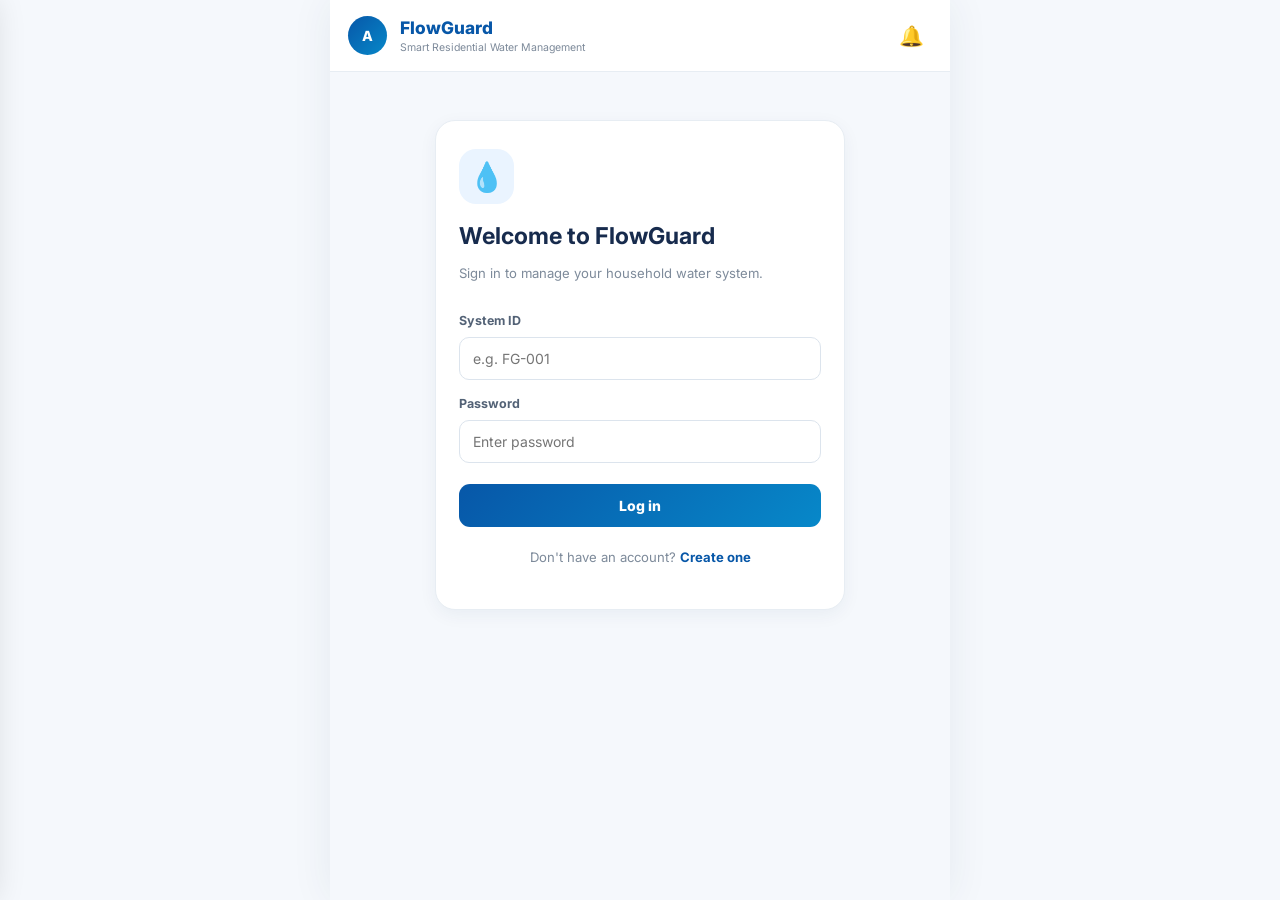
<file: FlowGuard.html>
<!DOCTYPE html>
<html lang="en">
<head>
    <meta charset="UTF-8">
    <meta name="viewport" content="width=device-width, initial-scale=1.0">
    <meta name="theme-color" content="#0757a8">
    <title>FlowGuard | Smart Water Management</title>
    <link rel="stylesheet" href="des.css">
</head>
<body>
<div class="app-container">

    <header class="topbar">
        <button id="profile-btn" class="avatar-btn" aria-label="Profile">
            <span class="avatar">A</span>
        </button>

        <div class="topbar-title">
            <div class="app-name">FlowGuard</div>
            <div class="app-tagline">Smart Residential Water Management</div>
        </div>

        <button id="notif-btn" class="icon-btn-top" aria-label="Notifications">
            🔔<span id="notif-dot" class="notif-dot hidden"></span>
        </button>
    </header>

    <!-- PROFILE DRAWER -->
    <div id="drawer-backdrop" class="drawer-backdrop hidden"></div>

    <aside id="drawer" class="drawer">
        <div class="drawer-header">
            <div class="drawer-avatar">A</div>
            <div>
                <div id="drawer-owner" class="drawer-owner">Admin</div>
                <div id="drawer-system" class="drawer-sub">System: —</div>
            </div>
            <button id="drawer-close" class="icon-btn-top">✕</button>
        </div>

        <nav class="drawer-nav">
            <button class="drawer-item" data-go="account">👤 Edit Profile</button>
            <button class="drawer-item" data-go="account">🔒 Security</button>
            <button class="drawer-item" data-go="account">🧩 Linked Hardware</button>
            <button class="drawer-item" data-go="inbox">💬 Messages & Alerts</button>
            <button class="drawer-item danger" id="drawer-logout">🚪 Log out</button>
        </nav>
    </aside>

    <!-- LOGIN -->
    <section id="login-section" class="auth-section">
        <div class="auth-brand">💧</div>
        <h2>Welcome to FlowGuard</h2>
        <p class="auth-description">Sign in to manage your household water system.</p>

        <form id="loginForm">
            <label for="login-systemID">System ID</label>
            <input id="login-systemID" type="text" placeholder="e.g. FG-001" required>

            <label for="login-password">Password</label>
            <input id="login-password" type="password" placeholder="Enter password" required>

            <button type="submit" class="primary-btn">Log in</button>
        </form>

        <p class="auth-footer">
            Don't have an account?
            <a href="#" id="show-create-account">Create one</a>
        </p>
    </section>

    <!-- CREATE ACCOUNT -->
    <section id="create-account-section" class="auth-section hidden">
        <div class="auth-brand">💧</div>
        <h2>Create your account</h2>
        <p class="auth-description">Register your FlowGuard system.</p>

        <form id="createAccountForm">
            <label for="create-systemID">System ID</label>
            <input id="create-systemID" type="text" placeholder="e.g. FG-001" required>

            <label for="create-password">Password</label>
            <input id="create-password" type="password" placeholder="Choose a password" minlength="6" required>

            <label for="create-owner">Account owner</label>
            <input id="create-owner" type="text" placeholder="Your name">

            <label for="create-phone">Primary mobile number</label>
            <input id="create-phone" type="tel" placeholder="+63 912 345 6789" required>

            <button type="submit" class="primary-btn">Create account</button>
        </form>

        <p class="auth-footer">
            Already registered? <a href="#" id="show-login">Log in</a>
        </p>
    </section>

    <!-- APPLICATION -->
    <div id="dashboard-container">
        <main id="views" class="views">

            <!-- HOME -->
            <section id="view-dashboard" class="view active">
                <div class="welcome-row">
                    <div>
                        <p class="eyebrow">HOUSEHOLD OVERVIEW</p>
                        <h2>Welcome, <span id="account-owner">Admin</span> 👋</h2>
                        <p class="muted">Here's your water system summary.</p>
                    </div>
                    <span id="sustainability-badge" class="badge">Water Saver</span>
                </div>

                <div class="system-banner">
                    <div class="system-banner-icon">🛡️</div>
                    <div>
                        <strong>FlowGuard Protection</strong>
                        <p id="home-protection-status">Continuous-flow monitoring is configured.</p>
                    </div>
                </div>

                <div class="section-heading">
                    <div>
                        <h3>System Overview</h3>
                        <p class="muted">Your household water at a glance</p>
                    </div>
                    <span class="demo-label"><span></span> DEMO MODE</span>
                </div>

                <div class="overview-grid">
                    <article class="overview-card">
                        <div class="overview-icon blue">💧</div>
                        <span>Current Flow Rate</span>
                        <strong id="home-flow-rate">0.0</strong>
                        <small>Liters per minute</small>
                    </article>

                    <article class="overview-card">
                        <div class="overview-icon green">📊</div>
                        <span>Today's Usage</span>
                        <strong id="home-today-usage">0</strong>
                        <small>Liters consumed</small>
                    </article>

                    <article class="overview-card">
                        <div class="overview-icon purple">🚰</div>
                        <span>Valve Status</span>
                        <strong id="home-valve-status">Unknown</strong>
                        <small id="home-valve-description">Demo status</small>
                    </article>

                    <article class="overview-card">
                        <div class="overview-icon orange">📅</div>
                        <span>This Month</span>
                        <strong id="home-month-usage">0</strong>
                        <small>Liters consumed</small>
                    </article>
                </div>

                <div class="water-budget-card">
                    <div class="budget-heading">
                        <div>
                            <h3>Monthly Water Budget</h3>
                            <p class="muted">Your consumption against your set limit</p>
                        </div>
                        <span>🎯</span>
                    </div>

                    <div class="budget-stats">
                        <strong id="budget-used">0</strong>
                        <span>/ <span id="budget-limit">5000</span> L</span>
                    </div>

                    <div class="progress-bar">
                        <div id="budget-progress" class="progress-fill"></div>
                    </div>
                    <p id="budget-caption" class="budget-hint">Manage your monthly water limit in Settings.</p>
                </div>

                <div class="section-heading">
                    <div>
                        <h3>Your Devices</h3>
                        <p class="muted">Monitor and manage linked devices</p>
                    </div>
                </div>

                <div id="device-cards" class="device-cards"></div>

                <button class="usage-shortcut" data-open-usage>
                    <div class="shortcut-icon">📈</div>
                    <div>
                        <strong>Water Usage Analytics</strong>
                        <p>View daily and monthly consumption, history, and estimated bills.</p>
                    </div>
                    <span class="shortcut-arrow">→</span>
                </button>
            </section>

            <!-- USAGE -->
            <section id="view-usage" class="view">
                <div class="page-heading">
                    <p class="eyebrow">WATER ANALYTICS</p>
                    <h2>Consumption Overview</h2>
                    <p class="muted">Understand your household's water usage.</p>
                </div>

                <div class="period-switch">
                    <button class="period-btn active" data-period="month">Monthly</button>
                    <button class="period-btn" data-period="day">Daily</button>
                </div>

                <div class="usage-summary-card">
                    <div class="summary-card-top">
                        <span id="usage-highlight-label">This Month's Consumption</span>
                        <span>💧</span>
                    </div>
                    <strong id="usage-highlight-value">0 L</strong>
                    <p id="usage-highlight-comparison">Compared with previous month</p>
                    <div class="summary-divider"></div>
                    <div class="estimated-bill-row">
                        <span>Estimated water bill</span>
                        <strong id="usage-highlight-bill">₱0.00</strong>
                    </div>
                </div>

                <div class="content-card chart-card">
                    <div class="card-heading">
                        <div>
                            <h3 id="usage-chart-title">Monthly Consumption</h3>
                            <p id="usage-chart-subtitle">Water consumption over the last 6 months</p>
                        </div>
                        <span>📊</span>
                    </div>

                    <canvas id="monthly-consumption-chart"
                            role="img"
                            aria-label="Monthly water consumption chart"></canvas>

                    <canvas id="daily-consumption-chart"
                            class="hidden"
                            role="img"
                            aria-label="Daily water consumption chart"></canvas>
                </div>

                <div class="content-card">
                    <div class="card-heading">
                        <div>
                            <h3>Monthly Comparison</h3>
                            <p>Current month versus previous month</p>
                        </div>
                        <span>⚖️</span>
                    </div>

                    <div class="comparison-grid">
                        <div>
                            <span>Previous Month</span>
                            <strong id="usage-previous-month">0 L</strong>
                        </div>
                        <div>
                            <span>Current Month</span>
                            <strong id="usage-current-month">0 L</strong>
                        </div>
                    </div>

                    <div class="comparison-track">
                        <div id="usage-comparison-bar"></div>
                    </div>
                    <p id="usage-comparison-description" class="muted comparison-description"></p>
                </div>

                <div class="content-card">
                    <div class="card-heading">
                        <div>
                            <h3>Recent Consumption History</h3>
                            <p>Review your recorded water usage</p>
                        </div>
                        <span>🗂️</span>
                    </div>

                    <div class="history-filter">
                        <label for="history-month-filter">Filter by month</label>
                        <input type="month" id="history-month-filter">
                    </div>

                    <div class="history-total">
                        <span>Total recorded usage</span>
                        <strong id="history-filter-total">0 L</strong>
                    </div>

                    <div id="consumption-history-list" class="history-list"></div>
                    <p id="history-empty-message" class="empty-state hidden">
                        No consumption records found for this period.
                    </p>
                </div>

                <p class="disclaimer">
                    Demonstration data is used in this preview. Actual readings will come from the connected ESP32 and water flow sensor after integration.
                </p>
            </section>

            <!-- INBOX -->
            <section id="view-inbox" class="view">
                <div class="page-heading">
                    <p class="eyebrow">SYSTEM MESSAGES</p>
                    <h2>Messages & Alerts</h2>
                    <p class="muted">Notifications from your FlowGuard system.</p>
                </div>

                <div id="chat-thread" class="chat-thread"></div>

                <form id="chat-reply-form" class="chat-reply">
                    <input id="chat-reply-input" type="text" placeholder="Write a message..." autocomplete="off">
                    <button type="submit">Send</button>
                </form>
            </section>

            <!-- SETTINGS -->
            <section id="view-account" class="view">
                <div class="page-heading">
                    <p class="eyebrow">PREFERENCES & CONFIGURATION</p>
                    <h2>Settings</h2>
                    <p class="muted">Manage your account and FlowGuard system.</p>
                </div>

                <div class="settings-group">
                    <button class="settings-toggle" data-acc="personal">
                        <span>👤 Personal Information</span><span>⌄</span>
                    </button>
                    <div class="settings-panel" data-panel="personal">
                        <label for="settings-owner">Account owner</label>
                        <input id="settings-owner" type="text" placeholder="Your name">

                        <label>Profile photo</label>
                        <input type="file" id="profile-pic-input" accept="image/*" class="hidden">
                        <div class="button-row">
                            <button id="upload-profile-pic-btn" class="small-btn" type="button">Upload</button>
                            <button id="remove-profile-pic-btn" class="small-btn secondary" type="button">Remove</button>
                        </div>

                        <label for="settings-primarySms">Primary mobile number</label>
                        <div class="button-row">
                            <input id="settings-primarySms" type="tel" placeholder="+63 912 345 6789">
                            <button id="update-sms-btn" class="small-btn" type="button">Update</button>
                        </div>
                    </div>
                </div>

                <div class="settings-group">
                    <button class="settings-toggle" data-acc="contacts">
                        <span>📱 Authorized Contacts</span><span>⌄</span>
                    </button>
                    <div class="settings-panel" data-panel="contacts">
                        <p class="field-hint">Add up to four additional numbers for alerts.</p>
                        <div id="alert-numbers-list"></div>
                        <div class="button-row">
                            <input id="new-alert-number" type="tel" placeholder="Mobile number">
                            <button id="add-alert-number-btn" class="small-btn" type="button">Add</button>
                        </div>
                    </div>
                </div>

                <div class="settings-group">
                    <button class="settings-toggle" data-acc="detection">
                        <span>🛡️ Detection & Automatic Shutoff</span><span>⌄</span>
                    </button>
                    <div class="settings-panel" data-panel="detection">
                        <p class="field-hint">
                            Set how long continuous water flow must be detected before an alert is triggered.
                        </p>

                        <label for="settings-flowThreshold">Continuous-flow threshold (minutes)</label>
                        <input type="number" id="settings-flowThreshold" min="1" max="1440" step="1">

                        <p class="field-hint">Default: 60 minutes. You can customize this value.</p>

                        <label class="switch-row">
                            <span>
                                <strong>Automatic Shutoff</strong>
                                <small>Simulate automatic valve closure if an alert is not acknowledged within five minutes.</small>
                            </span>
                            <input type="checkbox" id="settings-autoShutoff">
                        </label>

                        <button type="button" id="save-detection-settings" class="primary-btn">
                            Save Detection Settings
                        </button>

                        <button type="button" id="simulate-flow-alert" class="outline-btn">
                            Test Continuous-Flow Alert (Demo)
                        </button>
                    </div>
                </div>

                <div class="settings-group">
                    <button class="settings-toggle" data-acc="budget">
                        <span>💰 Water Budget & Billing</span><span>⌄</span>
                    </button>
                    <div class="settings-panel" data-panel="budget">
                        <label for="settings-monthlyLimit">Monthly water limit (liters)</label>
                        <input type="number" id="settings-monthlyLimit" min="100" step="100">

                        <label for="settings-waterRate">Water rate per cubic meter (₱)</label>
                        <input type="number" id="settings-waterRate" min="0" step="0.01">

                        <p class="field-hint">
                            Estimated bill = recorded consumption in cubic meters × your configured water rate. Actual utility bills may include other charges.
                        </p>
                    </div>
                </div>

                <div class="settings-group">
                    <button class="settings-toggle" data-acc="prefs">
                        <span>🔔 Notification Preferences</span><span>⌄</span>
                    </button>
                    <div class="settings-panel" data-panel="prefs">
                        <label class="check-row"><span>SMS Alerts (demo)</span><input type="checkbox" id="pref-sms"></label>
                        <label class="check-row"><span>App Alerts</span><input type="checkbox" id="pref-app"></label>
                        <label class="check-row"><span>Email Alerts (demo)</span><input type="checkbox" id="pref-email"></label>
                    </div>
                </div>

                <div class="settings-group">
                    <button class="settings-toggle" data-acc="devices">
                        <span>🧩 Linked Hardware</span><span>⌄</span>
                    </button>
                    <div class="settings-panel" data-panel="devices">
                        <label for="settings-systemId">System ID</label>
                        <div class="button-row">
                            <input id="settings-systemId" type="text" readonly>
                            <button id="add-device-btn" class="small-btn" type="button">Add Device</button>
                        </div>
                        <div id="settings-devices-list"></div>
                    </div>
                </div>

                <div class="settings-group">
                    <button class="settings-toggle" data-acc="security">
                        <span>🔒 Security</span><span>⌄</span>
                    </button>
                    <div class="settings-panel" data-panel="security">
                        <label for="security-current-pass">Current password</label>
                        <input id="security-current-pass" type="password">

                        <label for="security-new-pass">New password</label>
                        <input id="security-new-pass" type="password">

                        <button id="security-save-pass" class="primary-btn" type="button">Update Password</button>
                        <button id="unlink-account-btn" class="danger-btn" type="button">Delete Local Demo Account</button>
                    </div>
                </div>

                <p class="disclaimer">
                    This is a frontend prototype. Account details and settings are stored locally in this browser and are not yet connected to a cloud database or physical FlowGuard hardware.
                </p>
            </section>

        </main>

        <!-- BOTTOM NAVIGATION -->
        <nav class="bottom-nav">
            <button class="nav-item active" data-view="dashboard">
                <span>🏠</span><small>Home</small>
            </button>
            <button class="nav-item" data-view="usage">
                <span>📊</span><small>Usage</small>
            </button>
            <button class="nav-item" data-view="inbox">
                <span>💬</span><small>Inbox</small>
                <i id="nav-alert-dot" class="nav-alert-dot hidden"></i>
            </button>
            <button class="nav-item" data-view="account">
                <span>⚙️</span><small>Settings</small>
            </button>
        </nav>

        <!-- QUICK ACTIONS -->
        <button id="fab" class="fab" aria-label="Quick actions">＋</button>

        <div id="fab-sheet" class="fab-sheet hidden">
            <button class="fab-action" id="fab-shutoff">🚰 Manual Shut-off</button>
            <button class="fab-action" id="fab-restore">💧 Restore Flow</button>
            <button class="fab-action" id="fab-report">⚠️ Report an Issue</button>
            <button class="fab-action cancel" id="fab-cancel">Cancel</button>
        </div>
    </div>
</div>

<script src="lgc.js"></script>
</body>
</html>
</file>
<file: des.css>
@import url('https://fonts.googleapis.com/css2?family=Inter:wght@400;500;600;700;800&display=swap');

:root {
    --blue: #0757a8;
    --blue-light: #eaf4ff;
    --cyan: #0788c9;
    --green: #20a56b;
    --text: #172b4d;
    --muted: #7d8a9a;
    --border: #e7edf3;
    --background: #f5f8fc;
    --white: #ffffff;
    --red: #dc3545;
    --shadow: 0 5px 18px rgba(20, 50, 90, .055);
}

* {
    box-sizing: border-box;
}

html {
    min-height: 100%;
    background: var(--background);
}

body {
    margin: 0;
    color: var(--text);
    background: var(--background);
    font-family: 'Inter', Arial, sans-serif;
    font-size: 14px;
}

button, input {
    font: inherit;
}

button {
    cursor: pointer;
}

.hidden {
    display: none !important;
}

.app-container {
    position: relative;
    width: 100%;
    max-width: 620px;
    min-height: 100vh;
    margin: 0 auto;
    background: var(--background);
    overflow: hidden;
}

.topbar {
    height: 72px;
    padding: 0 18px;
    display: flex;
    align-items: center;
    gap: 13px;
    background: white;
    border-bottom: 1px solid var(--border);
    position: sticky;
    top: 0;
    z-index: 20;
}

.avatar-btn, .icon-btn-top {
    border: 0;
    background: transparent;
    padding: 0;
}

.avatar, .drawer-avatar {
    width: 39px;
    height: 39px;
    border-radius: 50%;
    display: grid;
    place-items: center;
    color: white;
    background: linear-gradient(135deg, var(--blue), var(--cyan));
    font-weight: 800;
}

.topbar-title {
    flex: 1;
}

.app-name {
    font-size: 1.08rem;
    font-weight: 800;
    color: var(--blue);
}

.app-tagline {
    margin-top: 3px;
    font-size: .66rem;
    color: var(--muted);
}

.icon-btn-top {
    position: relative;
    font-size: 1.25rem;
    padding: 8px;
}

.notif-dot, .nav-alert-dot {
    position: absolute;
    width: 8px;
    height: 8px;
    border-radius: 50%;
    background: #ed4555;
    top: 4px;
    right: 4px;
    border: 1px solid white;
}

/* AUTH */

.auth-section {
    width: calc(100% - 36px);
    max-width: 410px;
    margin: 48px auto;
    padding: 28px 23px;
    background: white;
    border: 1px solid var(--border);
    border-radius: 20px;
    box-shadow: var(--shadow);
}

.auth-brand {
    width: 55px;
    height: 55px;
    display: grid;
    place-items: center;
    border-radius: 17px;
    background: var(--blue-light);
    font-size: 1.8rem;
    margin-bottom: 18px;
}

.auth-section h2 {
    margin: 0 0 8px;
    font-size: 1.45rem;
}

.auth-description, .auth-footer {
    color: var(--muted);
    line-height: 1.6;
    font-size: .82rem;
}

.auth-section form {
    display: flex;
    flex-direction: column;
    gap: 9px;
    margin-top: 22px;
}

.auth-section label, .settings-panel > label {
    margin-top: 7px;
    color: #536276;
    font-size: .78rem;
    font-weight: 700;
}

input {
    width: 100%;
    min-width: 0;
    padding: 12px 13px;
    border: 1px solid #dce4ed;
    border-radius: 10px;
    background: white;
    color: var(--text);
    outline: none;
}

input:focus {
    border-color: var(--cyan);
    box-shadow: 0 0 0 3px rgba(7, 136, 201, .09);
}

input[readonly] {
    background: #f2f5f8;
}

.primary-btn {
    width: 100%;
    margin-top: 12px;
    padding: 13px;
    border: 0;
    border-radius: 11px;
    background: linear-gradient(135deg, var(--blue), var(--cyan));
    color: white;
    font-weight: 800;
}

.auth-footer {
    margin-top: 20px;
    text-align: center;
}

.auth-footer a {
    color: var(--blue);
    font-weight: 700;
    text-decoration: none;
}

/* MAIN VIEWS */

#dashboard-container {
    display: none;
}

#dashboard-container.visible {
    display: block;
}

.views {
    min-height: calc(100vh - 145px);
    padding: 22px 17px 110px;
}

.view {
    display: none;
    animation: fadeIn .2s ease;
}

.view.active {
    display: block;
}

@keyframes fadeIn {
    from { opacity: .4; transform: translateY(4px); }
    to { opacity: 1; transform: translateY(0); }
}

.welcome-row {
    display: flex;
    justify-content: space-between;
    align-items: flex-start;
    gap: 10px;
    margin-bottom: 18px;
}

.welcome-row h2 {
    margin: 5px 0;
    font-size: 1.35rem;
}

.eyebrow {
    margin: 0;
    color: var(--cyan);
    font-size: .65rem;
    letter-spacing: .12em;
    font-weight: 800;
}

.muted {
    color: var(--muted);
    font-size: .76rem;
    line-height: 1.5;
    margin: 4px 0 0;
}

.badge {
    display: inline-block;
    padding: 7px 9px;
    border-radius: 20px;
    background: #e7f7ee;
    color: #198754;
    font-size: .63rem;
    font-weight: 800;
    text-align: center;
}

/* HOME */

.system-banner {
    display: flex;
    align-items: center;
    gap: 12px;
    padding: 14px;
    margin-bottom: 23px;
    border-radius: 14px;
    border: 1px solid #dcecff;
    background: #eff7ff;
}

.system-banner-icon {
    width: 39px;
    height: 39px;
    display: grid;
    place-items: center;
    border-radius: 12px;
    background: white;
    font-size: 1.3rem;
}

.system-banner strong {
    color: #174b7a;
    font-size: .84rem;
}

.system-banner p {
    margin: 4px 0 0;
    color: #70859a;
    font-size: .72rem;
    line-height: 1.4;
}

.section-heading {
    display: flex;
    justify-content: space-between;
    align-items: center;
    margin: 19px 0 12px;
}

.section-heading h3 {
    margin: 0;
    font-size: 1rem;
}

.demo-label {
    display: flex;
    align-items: center;
    gap: 6px;
    color: #a87516;
    background: #fff5df;
    padding: 6px 8px;
    border-radius: 20px;
    font-size: .58rem;
    font-weight: 800;
}

.demo-label span {
    width: 6px;
    height: 6px;
    border-radius: 50%;
    background: #e3a008;
}

.overview-grid {
    display: grid;
    grid-template-columns: 1fr 1fr;
    gap: 11px;
}

.overview-card {
    padding: 15px 13px;
    min-width: 0;
    border: 1px solid var(--border);
    border-radius: 15px;
    background: white;
    box-shadow: var(--shadow);
}

.overview-icon {
    width: 35px;
    height: 35px;
    display: grid;
    place-items: center;
    margin-bottom: 12px;
    border-radius: 11px;
    font-size: 1.05rem;
}

.overview-icon.blue { background: #e6f2ff; }
.overview-icon.green { background: #e5f8ed; }
.overview-icon.purple { background: #f0eaff; }
.overview-icon.orange { background: #fff1df; }

.overview-card > span {
    display: block;
    color: var(--muted);
    font-size: .7rem;
    font-weight: 600;
}

.overview-card strong {
    display: block;
    margin: 6px 0 3px;
    font-size: 1.32rem;
    overflow-wrap: anywhere;
}

.overview-card small {
    color: #929daa;
    font-size: .66rem;
}

.water-budget-card {
    margin-top: 14px;
    padding: 17px;
    border-radius: 16px;
    background: linear-gradient(135deg, #e8f8f0, #e8f2ff);
    border: 1px solid #d9ebe7;
}

.budget-heading {
    display: flex;
    justify-content: space-between;
    align-items: center;
}

.budget-heading h3 {
    margin: 0;
    color: var(--blue);
    font-size: .94rem;
}

.budget-heading > span {
    font-size: 1.3rem;
}

.budget-stats {
    display: flex;
    align-items: baseline;
    gap: 6px;
    margin: 14px 0 9px;
    color: var(--muted);
    font-size: .85rem;
}

.budget-stats strong {
    color: var(--text);
    font-size: 1.45rem;
}

.progress-bar {
    height: 10px;
    border-radius: 20px;
    background: rgba(255,255,255,.9);
    overflow: hidden;
}

.progress-fill {
    height: 100%;
    width: 0;
    border-radius: 20px;
    background: linear-gradient(90deg, #28a745, #20c997);
    transition: width .3s;
}

.budget-hint {
    color: var(--muted);
    font-size: .68rem;
    margin: 8px 0 0;
}

.device-cards {
    display: flex;
    flex-direction: column;
    gap: 11px;
}

.device-card {
    padding: 15px;
    border: 1px solid var(--border);
    border-radius: 15px;
    background: white;
    box-shadow: var(--shadow);
}

.device-card-header {
    display: flex;
    align-items: center;
    justify-content: space-between;
    gap: 8px;
}

.device-nickname {
    font-weight: 800;
}

.status-text {
    display: flex;
    align-items: center;
    gap: 6px;
    color: var(--muted);
    font-size: .7rem;
    text-transform: capitalize;
}

.status-dot {
    width: 8px;
    height: 8px;
    border-radius: 50%;
    background: #dc3545;
}

.status-dot.online { background: #20a56b; }

.device-flow-display {
    text-align: center;
    font-size: 1.8rem;
    font-weight: 800;
    margin: 15px 0;
    color: var(--blue);
}

.device-state-note {
    text-align: center;
    color: var(--muted);
    font-size: .68rem;
}

.device-controls {
    display: flex;
    gap: 8px;
    margin-top: 13px;
}

.device-controls button {
    flex: 1;
    padding: 11px 5px;
    border: 0;
    border-radius: 9px;
    color: white;
    font-size: .72rem;
    font-weight: 700;
}

.btn-off { background: #657487; }
.btn-on { background: #20a56b; }

.usage-shortcut {
    width: 100%;
    display: flex;
    align-items: center;
    gap: 12px;
    margin-top: 18px;
    padding: 15px;
    border: 1px solid #dcecff;
    border-radius: 15px;
    background: white;
    text-align: left;
    box-shadow: var(--shadow);
}

.shortcut-icon {
    width: 42px;
    height: 42px;
    display: grid;
    place-items: center;
    flex-shrink: 0;
    border-radius: 12px;
    background: var(--blue-light);
    font-size: 1.3rem;
}

.usage-shortcut > div:nth-child(2) {
    flex: 1;
}

.usage-shortcut strong {
    color: var(--blue);
    font-size: .82rem;
}

.usage-shortcut p {
    margin: 5px 0 0;
    color: var(--muted);
    font-size: .68rem;
    line-height: 1.4;
}

.shortcut-arrow {
    color: var(--blue);
    font-size: 1.3rem;
}

/* USAGE PAGE */

.page-heading {
    margin: 5px 0 19px;
}

.page-heading h2 {
    margin: 6px 0;
    font-size: 1.45rem;
}

.period-switch {
    display: flex;
    padding: 5px;
    margin-bottom: 14px;
    border-radius: 12px;
    background: #eaf0f6;
}

.period-btn {
    flex: 1;
    padding: 10px;
    border: 0;
    border-radius: 9px;
    background: transparent;
    color: #748398;
    font-size: .82rem;
    font-weight: 700;
}

.period-btn.active {
    color: var(--blue);
    background: white;
    box-shadow: 0 2px 7px rgba(0,0,0,.07);
}

.usage-summary-card {
    padding: 19px;
    color: white;
    border-radius: 17px;
    background: linear-gradient(140deg, #064d94, #0788c9);
    box-shadow: 0 8px 20px rgba(0,86,179,.13);
}

.summary-card-top, .estimated-bill-row {
    display: flex;
    align-items: center;
    justify-content: space-between;
    gap: 10px;
}

.summary-card-top {
    color: rgba(255,255,255,.82);
    font-size: .76rem;
}

.summary-card-top span:last-child {
    font-size: 1.3rem;
}

.usage-summary-card > strong {
    display: block;
    margin: 13px 0 5px;
    font-size: 2rem;
}

.usage-summary-card > p {
    margin: 0;
    color: rgba(255,255,255,.8);
    font-size: .73rem;
}

.summary-divider {
    height: 1px;
    margin: 16px 0 12px;
    background: rgba(255,255,255,.2);
}

.estimated-bill-row {
    color: rgba(255,255,255,.83);
    font-size: .77rem;
}

.estimated-bill-row strong {
    color: white;
    font-size: 1rem;
}

.content-card {
    margin-top: 14px;
    padding: 16px 14px;
    border: 1px solid var(--border);
    border-radius: 16px;
    background: white;
    box-shadow: var(--shadow);
}

.card-heading {
    display: flex;
    justify-content: space-between;
    align-items: flex-start;
    gap: 10px;
    margin-bottom: 14px;
}

.card-heading h3 {
    margin: 0;
    font-size: .94rem;
}

.card-heading p {
    margin: 5px 0 0;
    color: var(--muted);
    font-size: .69rem;
}

.card-heading > span {
    font-size: 1.25rem;
}

.chart-card canvas {
    display: block;
    width: 100%;
    height: 230px;
}

.comparison-grid {
    display: grid;
    grid-template-columns: 1fr 1fr;
    margin: 17px 0;
    text-align: center;
}

.comparison-grid > div + div {
    border-left: 1px solid var(--border);
}

.comparison-grid span {
    display: block;
    margin-bottom: 7px;
    color: var(--muted);
    font-size: .7rem;
}

.comparison-grid strong {
    color: var(--blue);
    font-size: 1.08rem;
}

.comparison-track {
    height: 9px;
    overflow: hidden;
    border-radius: 20px;
    background: #edf2f7;
}

#usage-comparison-bar {
    height: 100%;
    width: 0;
    border-radius: 20px;
    background: linear-gradient(90deg, var(--blue), #20c997);
    transition: width .3s;
}

.comparison-description {
    margin-top: 9px;
}

.history-filter {
    display: flex;
    justify-content: space-between;
    align-items: center;
    gap: 10px;
    margin: 15px 0;
}

.history-filter label {
    color: #68788c;
    font-size: .73rem;
    font-weight: 700;
}

.history-filter input {
    width: 150px;
    padding: 8px;
    font-size: .75rem;
}

.history-total {
    display: flex;
    justify-content: space-between;
    align-items: center;
    padding: 12px;
    border-radius: 10px;
    background: #eff7ff;
    color: #61748a;
    font-size: .73rem;
}

.history-total strong {
    color: var(--blue);
    font-size: .9rem;
}

.history-row {
    display: flex;
    justify-content: space-between;
    align-items: center;
    padding: 13px 3px;
    border-bottom: 1px solid #eef1f5;
    font-size: .76rem;
}

.history-row:last-child {
    border-bottom: 0;
}

.history-row span:last-child {
    color: var(--blue);
    font-weight: 800;
}

.empty-state {
    padding: 18px 10px;
    text-align: center;
    color: var(--muted);
    font-size: .76rem;
}

.disclaimer {
    margin: 14px 3px;
    color: #8a96a5;
    font-size: .66rem;
    line-height: 1.55;
}

/* INBOX */

.chat-thread {
    display: flex;
    flex-direction: column;
    gap: 12px;
    min-height: 250px;
    max-height: 55vh;
    overflow-y: auto;
    padding: 12px 0;
}

.bubble {
    max-width: 88%;
    padding: 13px;
    border-radius: 14px;
    background: white;
    border: 1px solid var(--border);
    box-shadow: var(--shadow);
    font-size: .78rem;
    line-height: 1.5;
}

.bubble.system { align-self: flex-start; }
.bubble.user {
    align-self: flex-end;
    background: #e8f3ff;
    border-color: #d5e9ff;
}

.bubble-meta {
    margin-top: 8px;
    color: #9aa5b2;
    font-size: .62rem;
}

.alert-countdown {
    margin-top: 9px;
    color: #b36a00;
    font-size: .73rem;
    font-weight: 800;
}

.bubble-actions {
    margin-top: 9px;
}

.btn-ack {
    padding: 8px 12px;
    border: 0;
    border-radius: 8px;
    color: white;
    background: var(--blue);
    font-size: .7rem;
    font-weight: 700;
}

.btn-ack:disabled {
    background: #8994a2;
}

.chat-reply {
    display: flex;
    gap: 8px;
    margin-top: 10px;
}

.chat-reply input {
    flex: 1;
}

.chat-reply button {
    padding: 0 17px;
    border: 0;
    border-radius: 10px;
    color: white;
    background: var(--blue);
    font-weight: 700;
}

/* SETTINGS */

.settings-group {
    margin-bottom: 10px;
    border: 1px solid var(--border);
    border-radius: 14px;
    overflow: hidden;
    background: white;
}

.settings-toggle {
    width: 100%;
    display: flex;
    justify-content: space-between;
    align-items: center;
    padding: 16px 14px;
    border: 0;
    background: white;
    color: var(--text);
    font-weight: 700;
    text-align: left;
    font-size: .82rem;
}

.settings-panel {
    display: none;
    padding: 3px 14px 16px;
    border-top: 1px solid #f0f2f5;
}

.settings-panel.open {
    display: block;
}

.settings-panel > input {
    margin: 7px 0;
}

.settings-panel > label {
    display: block;
}

.field-hint {
    margin: 7px 0 12px;
    color: var(--muted);
    font-size: .7rem;
    line-height: 1.5;
}

.button-row {
    display: flex;
    align-items: center;
    gap: 8px;
    margin: 8px 0;
}

.button-row input {
    flex: 1;
    min-width: 0;
}

.small-btn {
    flex-shrink: 0;
    padding: 11px 13px;
    border: 0;
    border-radius: 9px;
    color: white;
    background: var(--blue);
    font-size: .72rem;
    font-weight: 700;
}

.small-btn.secondary {
    color: #657487;
    background: #edf1f5;
}

.switch-row, .check-row {
    display: flex;
    align-items: center;
    justify-content: space-between;
    gap: 12px;
    padding: 12px 0;
    border-bottom: 1px solid #eef1f5;
}

.switch-row strong {
    display: block;
    font-size: .78rem;
}

.switch-row small {
    display: block;
    margin-top: 5px;
    color: var(--muted);
    font-size: .67rem;
    line-height: 1.5;
}

.switch-row input, .check-row input {
    width: 19px;
    height: 19px;
    accent-color: var(--blue);
    flex-shrink: 0;
}

.check-row {
    font-size: .77rem;
}

.outline-btn {
    width: 100%;
    padding: 11px;
    margin-top: 10px;
    border: 1px solid #c9dced;
    border-radius: 10px;
    color: var(--blue);
    background: white;
    font-weight: 700;
    font-size: .75rem;
}

.settings-device-item, .alert-number-item {
    display: flex;
    align-items: center;
    gap: 8px;
    margin: 9px 0;
}

.settings-device-item input {
    flex: 1;
}

.btn-remove {
    padding: 8px 10px;
    border: 0;
    border-radius: 8px;
    color: white;
    background: var(--red);
    font-size: .68rem;
}

.danger-btn {
    width: 100%;
    margin-top: 13px;
    padding: 12px;
    border: 0;
    border-radius: 10px;
    color: white;
    background: var(--red);
    font-weight: 700;
}

/* BOTTOM NAV */

.bottom-nav {
    position: fixed;
    z-index: 30;
    left: 50%;
    bottom: 0;
    transform: translateX(-50%);
    width: 100%;
    max-width: 620px;
    height: 70px;
    display: flex;
    align-items: center;
    justify-content: space-around;
    padding: 5px 8px calc(5px + env(safe-area-inset-bottom));
    background: rgba(255,255,255,.97);
    border-top: 1px solid var(--border);
    backdrop-filter: blur(12px);
}

.nav-item {
    position: relative;
    flex: 1;
    height: 55px;
    display: flex;
    flex-direction: column;
    align-items: center;
    justify-content: center;
    gap: 4px;
    border: 0;
    border-radius: 11px;
    background: transparent;
    color: #8994a2;
}

.nav-item > span {
    font-size: 1.15rem;
}

.nav-item small {
    font-size: .63rem;
    font-weight: 700;
}

.nav-item.active {
    color: var(--blue);
    background: #eff7ff;
}

.nav-item .nav-alert-dot {
    top: 3px;
    right: calc(50% - 18px);
}

/* DRAWER */

.drawer-backdrop {
    position: fixed;
    inset: 0;
    z-index: 39;
    background: rgba(13, 28, 45, .38);
}

.drawer {
    position: fixed;
    z-index: 40;
    top: 0;
    bottom: 0;
    left: 0;
    width: min(310px, 85vw);
    padding: 20px;
    background: white;
    transform: translateX(-105%);
    transition: transform .25s ease;
    box-shadow: 10px 0 30px rgba(0,0,0,.12);
}

.drawer.open {
    transform: translateX(0);
}

.drawer-header {
    display: flex;
    align-items: center;
    gap: 10px;
    padding-bottom: 20px;
    border-bottom: 1px solid var(--border);
}

.drawer-header > div:nth-child(2) {
    flex: 1;
}

.drawer-owner {
    font-weight: 800;
}

.drawer-sub {
    margin-top: 4px;
    color: var(--muted);
    font-size: .7rem;
}

.drawer-nav {
    display: flex;
    flex-direction: column;
    gap: 7px;
    margin-top: 20px;
}

.drawer-item {
    padding: 14px 12px;
    border: 0;
    border-radius: 10px;
    background: #f7f9fc;
    text-align: left;
    font-weight: 700;
    color: var(--text);
    font-size: .8rem;
}

.drawer-item.danger {
    color: var(--red);
}

/* FAB */

.fab {
    position: fixed;
    z-index: 25;
    right: max(calc((100vw - 620px) / 2 + 22px), 22px);
    bottom: 88px;
    width: 52px;
    height: 52px;
    border: 0;
    border-radius: 50%;
    color: white;
    background: linear-gradient(135deg, var(--blue), #20c997);
    font-size: 1.6rem;
    box-shadow: 0 7px 20px rgba(0,0,0,.2);
}

.fab-sheet {
    position: fixed;
    z-index: 26;
    right: max(calc((100vw - 620px) / 2 + 18px), 18px);
    bottom: 150px;
    width: min(270px, calc(100vw - 36px));
    padding: 10px;
    border: 1px solid var(--border);
    border-radius: 15px;
    background: white;
    box-shadow: 0 12px 35px rgba(0,0,0,.15);
}

.fab-action {
    width: 100%;
    padding: 13px;
    margin: 3px 0;
    border: 0;
    border-radius: 9px;
    background: #f4f7fb;
    text-align: left;
    font-size: .77rem;
    font-weight: 700;
}

.fab-action.cancel {
    color: var(--red);
    background: #fff0f1;
}

/* RESPONSIVE */

@media (min-width: 700px) {
    .app-container {
        min-height: 100vh;
        box-shadow: 0 0 40px rgba(20,50,90,.07);
    }

    .views {
        padding-left: 24px;
        padding-right: 24px;
    }

    .overview-grid {
        gap: 14px;
    }
}
</file>
